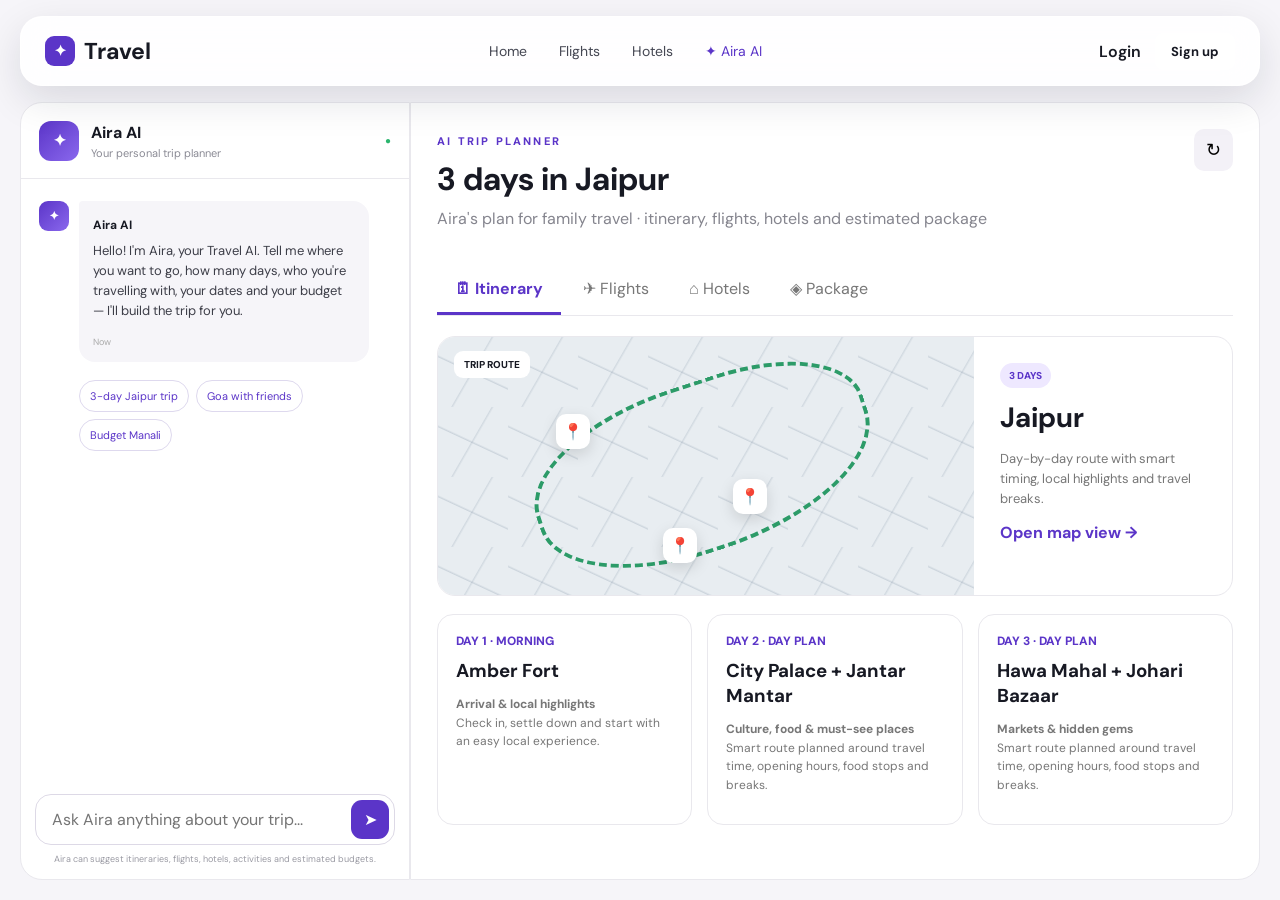
<file: ai.html>
<!DOCTYPE html>
<html lang="en">
<head>
  <meta charset="UTF-8">
  <meta name="viewport" content="width=device-width, initial-scale=1.0">
  <title>Aira AI — Travel</title>
  <link rel="stylesheet" href="styles.css">
</head>
<body class="ai-page">
  <header class="site-nav glass dark-nav">
    <a class="brand" href="index.html"><span class="brand-mark">✦</span> Travel</a>
    <nav><a href="index.html">Home</a><a href="index.html#flights">Flights</a><a href="index.html#hotels">Hotels</a><a class="active-nav" href="ai.html">✦ Aira AI</a></nav>
    <div class="nav-actions"><a class="login-link" href="login.html">Login</a><a class="btn btn-light small" href="login.html?mode=signup">Sign up</a></div>
  </header>

  <main class="ai-layout">
    <aside class="chat-panel">
      <div class="chat-head"><div class="aira-avatar">✦</div><div><strong>Aira AI</strong><small>Your personal trip planner</small></div><span class="online">●</span></div>
      <div class="chat-messages" id="messages">
        <div class="message bot"><span class="avatar">✦</span><div><strong>Aira AI</strong><p>Hello! I'm Aira, your Travel AI. Tell me where you want to go, how many days, who you're travelling with, your dates and your budget — I'll build the trip for you.</p><time>Now</time></div></div>
        <div class="suggestions">
          <button onclick="sendSuggestion('Plan a 3 day trip to Jaipur for family')">3-day Jaipur trip</button>
          <button onclick="sendSuggestion('Plan a 4 day trip to Goa with friends')">Goa with friends</button>
          <button onclick="sendSuggestion('Find a budget trip to Manali for 5 days')">Budget Manali</button>
        </div>
      </div>
      <div class="chat-input-wrap">
        <input id="chatInput" placeholder="Ask Aira anything about your trip..." onkeydown="if(event.key==='Enter') sendChat()">
        <button class="send" onclick="sendChat()">➤</button>
      </div>
      <div class="chat-footer">Aira can suggest itineraries, flights, hotels, activities and estimated budgets.</div>
    </aside>

    <section class="results-panel">
      <div class="results-top"><div><span class="eyebrow dark">AI TRIP PLANNER</span><h1 id="resultTitle">Your trip workspace</h1><p id="resultSubtitle">Your itinerary, flights, hotels and package appear here.</p></div><button class="icon-btn" onclick="resetTrip()">↻</button></div>
      <div class="tabs">
        <button class="active" data-tab="itinerary" onclick="showTab('itinerary',this)">🗓 Itinerary</button>
        <button data-tab="flights" onclick="showTab('flights',this)">✈ Flights</button>
        <button data-tab="hotels" onclick="showTab('hotels',this)">⌂ Hotels</button>
        <button data-tab="package" onclick="showTab('package',this)">◈ Package</button>
      </div>

      <div id="itinerary" class="result-tab active-tab">
        <div class="map-card"><div class="fake-map"><span class="map-route"></span><span class="pin p1">📍</span><span class="pin p2">📍</span><span class="pin p3">📍</span><div class="map-label">TRIP ROUTE</div></div><div class="map-side"><span class="pill">3 DAYS</span><h3 id="mapDestination">Jaipur</h3><p>Day-by-day route with smart timing, local highlights and travel breaks.</p><button onclick="demoToast('Map view opened')">Open map view →</button></div></div>
        <div class="day-list" id="dayList"></div>
      </div>

      <div id="flights" class="result-tab">
        <div class="result-toolbar"><input placeholder="Search flights..."><button>⚙ Filters</button><button>↕ Sort</button></div>
        <div class="flight-card"><span class="air-logo">✈</span><div><strong>IndiGo</strong><small>6E-6210 · 1 stop</small></div><div class="route"><strong>07:00</strong><small>BHO · 1 Oct</small></div><b>→</b><div class="route"><strong>16:45</strong><small>JAI · 1 Oct</small></div><div class="price"><small>from</small><strong>₹8,035</strong><button onclick="demoToast('Flight added to trip')">Add to Trip</button></div></div>
        <div class="flight-card"><span class="air-logo">✈</span><div><strong>Air India</strong><small>AI-1886 · 1 stop</small></div><div class="route"><strong>08:25</strong><small>BHO · 1 Oct</small></div><b>→</b><div class="route"><strong>13:00</strong><small>JAI · 1 Oct</small></div><div class="price"><small>from</small><strong>₹12,735</strong><button onclick="demoToast('Flight added to trip')">Add to Trip</button></div></div>
      </div>

      <div id="hotels" class="result-tab">
        <div class="result-toolbar"><input placeholder="Search hotels..."><button>⚙ Filters</button></div>
        <div class="hotel-grid">
          <article class="hotel"><div class="hotel-img h1"></div><div class="hotel-body"><span class="rating">4.4 ★</span><h3>Royal Heritage Haveli</h3><p>Jaipur, Vaishali Nagar</p><div class="hotel-meta">Breakfast · Pool · 4 rooms left</div><strong>₹6,484 <small>/ night</small></strong><button onclick="demoToast('Hotel added to trip')">Add to Trip</button></div></article>
          <article class="hotel"><div class="hotel-img h2"></div><div class="hotel-body"><span class="rating">4.5 ★</span><h3>TGI Apple Inn</h3><p>Jaipur, Ajmer Road</p><div class="hotel-meta">Breakfast · Pool · 7 rooms left</div><strong>₹6,767 <small>/ night</small></strong><button onclick="demoToast('Hotel added to trip')">Add to Trip</button></div></article>
          <article class="hotel"><div class="hotel-img h3"></div><div class="hotel-body"><span class="rating">4.1 ★</span><h3>Park Prime</h3><p>Jaipur, C Scheme</p><div class="hotel-meta">Breakfast · Pool · 5 rooms left</div><strong>₹9,824 <small>/ night</small></strong><button onclick="demoToast('Hotel added to trip')">Add to Trip</button></div></article>
        </div>
      </div>

      <div id="package" class="result-tab">
        <div class="package-head"><div><span>PACKAGE RECOMMENDED BY AIRA</span><strong id="packageTotal">₹41,804</strong><small>Flights + stays + experiences</small></div><div class="package-breakdown"><span>✈ Flights <b>₹28,070</b></span><span>⌂ Hotels <b>₹6,767</b></span><span>✦ Other <b>₹6,967</b></span></div></div>
        <div class="selected-items"><h2>Recommended package</h2><div class="selected-row"><span>✈</span><div><strong>Round-trip flights</strong><small>Flexible economy fare</small></div><b>₹28,070</b></div><div class="selected-row"><span>⌂</span><div><strong>3 nights stay</strong><small>Breakfast included</small></div><b>₹6,767</b></div><div class="selected-row"><span>✦</span><div><strong>Activities & meals</strong><small>Estimated local expenses</small></div><b>₹6,967</b></div><button class="btn btn-primary book-btn" onclick="demoToast('Package saved to your trip')">Add package to trip — ₹41,804</button></div>
      </div>
    </section>
  </main>
  <div id="toast" class="toast"></div>
  <script src="app.js"></script>
</body>
</html>
</file>
<file: styles.css>
@import url('https://fonts.googleapis.com/css2?family=DM+Sans:wght@400;500;600;700&family=Playfair+Display:ital,wght@0,600;0,700;1,600&display=swap');
:root{--ink:#171923;--muted:#6f7280;--primary:#5b35c8;--primary2:#7a52e8;--line:#e9e8ed;--soft:#f7f6fb;--white:#fff;--green:#2d9b67;--orange:#e97a2e;--blue:#4c77d9}
*{box-sizing:border-box}html{scroll-behavior:smooth}body{margin:0;font-family:'DM Sans',Arial,sans-serif;color:var(--ink);background:#fff}a{text-decoration:none;color:inherit}button,input,select{font:inherit}button{cursor:pointer;border:0}.glass{background:rgba(255,255,255,.9);backdrop-filter:blur(18px);border:1px solid rgba(255,255,255,.55);box-shadow:0 14px 40px rgba(20,25,40,.12)}
.site-nav{height:76px;position:fixed;z-index:20;top:16px;left:24px;right:24px;border-radius:22px;padding:0 24px;display:flex;align-items:center;justify-content:space-between}.brand{font-weight:700;font-size:23px;display:flex;align-items:center;gap:9px}.brand-mark{display:inline-grid;place-items:center;width:30px;height:30px;border-radius:9px;background:var(--primary);color:white;font-size:15px}.site-nav nav{display:flex;gap:32px;color:#454753;font-size:14px}.site-nav nav a:hover,.active-nav{color:var(--primary)!important}.nav-actions{display:flex;align-items:center;gap:14px}.login-link{font-weight:600}.btn{display:inline-flex;align-items:center;justify-content:center;gap:9px;padding:14px 22px;border-radius:12px;font-weight:700;transition:.2s}.btn:hover{transform:translateY(-2px)}.btn-primary{background:var(--primary);color:#fff}.btn-dark{background:#171923;color:#fff}.btn-light{background:#fff;color:#171923}.btn.small{padding:10px 16px;border-radius:10px;font-size:13px}.hero{min-height:900px;position:relative;background-image:url('assets/travel-hero.png');background-size:cover;background-position:center 35%;display:flex;align-items:center;padding:150px 7% 90px}.hero-overlay{position:absolute;inset:0;background:linear-gradient(90deg,rgba(4,15,25,.72),rgba(5,18,30,.22) 62%,rgba(4,15,25,.1)),linear-gradient(0deg,rgba(0,0,0,.35),transparent 45%)}.hero-content{position:relative;z-index:1;max-width:650px;color:#fff;margin-top:-70px}.eyebrow{font-size:11px;font-weight:800;letter-spacing:2.2px;opacity:.82}.eyebrow.dark{color:var(--primary);opacity:1}.hero h1{font-size:68px;line-height:1.04;margin:18px 0}.hero h1 em,.cta h2 em{font-family:'Playfair Display',serif;font-weight:600}.hero p{font-size:18px;line-height:1.65;max-width:560px;color:#eef5fa}.hero-buttons{display:flex;gap:12px;margin-top:30px}.quick-search{position:absolute;z-index:3;left:7%;right:7%;bottom:55px;border-radius:24px;padding:18px 22px;color:var(--ink)}.search-tabs{display:flex;gap:8px;border-bottom:1px solid var(--line);padding-bottom:12px;margin-bottom:16px}.search-tabs button{background:transparent;padding:8px 14px;border-radius:9px;color:#666}.search-tabs button.active{background:#eeeafd;color:var(--primary);font-weight:700}.search-grid{display:grid;grid-template-columns:1.15fr 1.15fr 1fr 1fr 1fr .75fr;gap:14px;align-items:end}.search-grid label,.auth-card label{font-size:11px;font-weight:700;color:#777;display:flex;flex-direction:column;gap:7px}.search-grid input,.search-grid select,.auth-card input,.auth-card select{height:45px;border:1px solid #dddde4;border-radius:9px;padding:0 12px;color:var(--ink);background:#fff;outline:none}.search-grid input:focus,.auth-card input:focus{border-color:var(--primary)}.search-btn{height:45px;padding:0 14px}.search-note{font-size:11px;color:#777;margin-top:12px}.search-note span{color:var(--green)}.section{padding:90px 7%}.section.soft{background:var(--soft)}.section-heading{display:flex;justify-content:space-between;align-items:end;margin-bottom:34px}.section-heading h2{font-size:38px;margin:10px 0 0}.section-heading>a{color:var(--primary);font-weight:700}.feature-grid{display:grid;grid-template-columns:repeat(4,1fr);gap:18px}.feature-card{border:1px solid var(--line);border-radius:20px;padding:25px;min-height:240px;background:#fff}.feature-card .icon{width:48px;height:48px;border-radius:13px;display:grid;place-items:center;font-size:21px;margin-bottom:30px}.purple{background:#eee8ff;color:var(--primary)}.green{background:#e8f8ef;color:var(--green)}.orange{background:#fff0e6;color:var(--orange)}.blue{background:#e9efff;color:var(--blue)}.feature-card h3{font-size:21px;margin:0 0 8px}.feature-card p{color:var(--muted);line-height:1.55;font-size:14px}.feature-card button,.feature-card a{background:none;color:var(--primary);font-weight:700;padding:0}.destination-grid{display:grid;grid-template-columns:repeat(3,1fr);gap:22px}.destination{background:#fff;border:0;border-radius:20px;overflow:hidden;text-align:left;padding:0;box-shadow:0 8px 28px rgba(30,30,50,.06)}.destination-photo{height:260px;display:block;background-size:cover;background-position:center}.jaipur{background:linear-gradient(135deg,#c28b54,#7f3e2f)}.goa{background:linear-gradient(135deg,#39a9a3,#0a4964)}.manali{background:linear-gradient(135deg,#d5edf1,#406b73)}.destination strong,.destination small{display:block;padding:0 20px}.destination strong{font-size:22px;margin-top:18px}.destination small{color:var(--muted);padding-bottom:20px;margin-top:5px}.cta{margin:70px 7%;padding:55px;border-radius:30px;background:#161a2a;color:#fff;display:flex;justify-content:space-between;align-items:center;gap:30px}.cta h2{font-size:40px;margin:12px 0}.cta p{color:#c8cbd5;max-width:650px;line-height:1.6}footer{display:flex;justify-content:space-between;padding:30px 7%;border-top:1px solid var(--line);color:#777;font-size:13px}.toast{position:fixed;bottom:24px;right:24px;background:#161923;color:#fff;padding:13px 18px;border-radius:12px;z-index:100;opacity:0;transform:translateY(15px);pointer-events:none;transition:.25s}.toast.show{opacity:1;transform:translateY(0)}

.auth-page{background:#f5f4f8;min-height:100vh}.auth-nav{height:78px;padding:0 6%;display:flex;align-items:center;justify-content:space-between;background:#fff;border-bottom:1px solid var(--line)}.auth-nav>a:last-child{font-weight:600;color:#555}.auth-wrap{min-height:calc(100vh - 78px);display:grid;grid-template-columns:1.1fr .9fr;gap:50px;padding:55px 7%;align-items:center}.auth-visual{height:650px;border-radius:28px;overflow:hidden;position:relative;background:linear-gradient(120deg,rgba(24,22,65,.78),rgba(91,53,200,.15)),url('assets/travel-hero.png') center/cover}.auth-copy{position:absolute;left:55px;bottom:55px;color:#fff;max-width:520px}.auth-copy h1{font-size:52px;line-height:1.04;margin:15px 0}.auth-copy p{line-height:1.6;color:#e8e8ef}.auth-card{background:#fff;border-radius:24px;padding:38px;box-shadow:0 15px 50px rgba(30,30,50,.1);max-width:560px;width:100%;margin:auto}.auth-switch{display:flex;background:#f4f3f7;border-radius:12px;padding:4px;margin-bottom:28px}.auth-switch button{flex:1;padding:10px;border-radius:9px;background:transparent;color:#777;font-weight:700}.auth-switch button.active{background:#fff;color:var(--ink);box-shadow:0 3px 10px rgba(0,0,0,.08)}.auth-card h2{font-size:29px;margin:5px 0}.muted{color:#888;font-size:13px;margin-top:0}.mini-logo{width:40px;height:40px;border-radius:12px;background:#eee8ff;color:var(--primary);display:grid;place-items:center;font-weight:800}.google{width:100%;height:43px;border:1px solid #ddd;border-radius:9px;background:#fff;font-weight:800;margin:20px 0}.google span{font-weight:600;margin-left:10px}.or{text-align:center;color:#aaa;font-size:12px;border-bottom:1px solid #eee;line-height:1px;margin:20px 0}.or span{background:#fff;padding:0 10px}.auth-card label{margin:14px 0}.full{width:100%;margin-top:8px}.switch-text{text-align:center;font-size:12px;color:#888}.switch-text button{background:none;color:var(--primary);font-weight:700}.two-col{display:grid;grid-template-columns:1fr 1fr;gap:14px}

.ai-page{background:#f6f5f9}.dark-nav{position:relative;top:auto;left:auto;right:auto;margin:16px 20px;height:70px}.ai-layout{display:grid;grid-template-columns:390px 1fr;gap:0;max-width:1500px;margin:0 auto;padding:0 20px 20px;height:calc(100vh - 102px)}.chat-panel{background:#fff;border:1px solid var(--line);border-radius:22px 0 0 22px;display:flex;flex-direction:column;overflow:hidden}.chat-head{height:76px;border-bottom:1px solid var(--line);display:flex;align-items:center;gap:12px;padding:14px 18px}.aira-avatar,.avatar{width:40px;height:40px;border-radius:12px;background:linear-gradient(135deg,var(--primary),#8a68ed);color:#fff;display:grid;place-items:center;font-weight:800}.chat-head small{display:block;color:#8b8b95;margin-top:3px;font-size:11px}.online{margin-left:auto;color:#2bb56e;font-size:10px}.chat-messages{flex:1;overflow:auto;padding:22px 18px}.message{display:flex;gap:10px;margin-bottom:18px}.message .avatar{width:30px;height:30px;border-radius:9px;font-size:12px;flex:none}.message>div{background:#f6f5f9;border-radius:4px 16px 16px 16px;padding:12px 14px;max-width:290px}.message.user{justify-content:flex-end}.message.user>div{background:#eee8ff;border-radius:16px 4px 16px 16px}.message.user .avatar{display:none}.message strong{font-size:12px}.message p{font-size:13px;line-height:1.55;margin:7px 0;color:#3d3e48}.message time{font-size:9px;color:#aaa}.suggestions{display:flex;flex-wrap:wrap;gap:7px;margin:8px 0 15px 40px}.suggestions button{border:1px solid #ded9ee;background:#fff;color:var(--primary);border-radius:18px;padding:8px 10px;font-size:11px}.chat-input-wrap{display:flex;margin:12px 14px 8px;border:1px solid #ddd9e6;border-radius:16px;padding:5px;background:#fff}.chat-input-wrap input{border:0;outline:0;flex:1;padding:9px 11px}.send{width:38px;border-radius:11px;background:var(--primary);color:#fff}.chat-footer{text-align:center;color:#9a9aa3;font-size:9px;padding:0 15px 14px}.results-panel{background:#fff;border:1px solid var(--line);border-radius:0 22px 22px 0;padding:26px;overflow:auto}.results-top{display:flex;justify-content:space-between;align-items:start}.results-top h1{font-size:32px;margin:8px 0}.results-top p{color:#85858e;margin-top:0}.icon-btn{background:#f3f1f7;border-radius:10px;padding:9px 12px;font-size:18px}.tabs{display:flex;gap:4px;border-bottom:1px solid var(--line);margin:20px 0}.tabs button{padding:13px 18px;background:transparent;color:#777;border-bottom:3px solid transparent}.tabs button.active{color:var(--primary);border-color:var(--primary);font-weight:700}.result-tab{display:none}.active-tab{display:block}.map-card{display:grid;grid-template-columns:1.35fr .65fr;border:1px solid var(--line);border-radius:18px;overflow:hidden;min-height:260px}.fake-map{position:relative;overflow:hidden;background-color:#e8edf1;background-image:linear-gradient(25deg,transparent 48%,rgba(120,140,160,.25) 49%,transparent 51%),linear-gradient(120deg,transparent 48%,rgba(120,140,160,.2) 49%,transparent 51%);background-size:70px 70px}.map-route{position:absolute;width:65%;height:65%;left:17%;top:18%;border:4px dashed #2c9b68;border-radius:48% 38% 52% 44%;transform:rotate(-18deg)}.pin{position:absolute;background:#fff;padding:7px;border-radius:10px;box-shadow:0 5px 15px #0002}.p1{left:22%;top:30%}.p2{left:55%;top:55%}.p3{left:42%;top:74%}.map-label{position:absolute;top:14px;left:16px;background:#fff;padding:7px 10px;border-radius:9px;font-size:10px;font-weight:800}.map-side{padding:26px}.pill{background:#eee8ff;color:var(--primary);padding:6px 9px;border-radius:20px;font-size:10px;font-weight:800}.map-side h3{font-size:28px;margin:15px 0 6px}.map-side p{color:#777;line-height:1.55;font-size:13px}.map-side button{background:none;color:var(--primary);font-weight:700;padding:0}.day-list{display:grid;grid-template-columns:repeat(3,1fr);gap:15px;margin-top:18px}.day-card{border:1px solid var(--line);border-radius:16px;padding:18px}.day-card .day{color:var(--primary);font-size:12px;font-weight:800}.day-card h3{margin:9px 0}.day-card p{font-size:12px;color:#777;line-height:1.55}.result-toolbar{display:flex;gap:10px;margin-bottom:18px}.result-toolbar input{flex:1;border:1px solid var(--line);border-radius:10px;padding:12px}.result-toolbar button{background:#fff;border:1px solid var(--line);border-radius:10px;padding:0 15px}.flight-card{border:1px solid var(--line);border-radius:16px;padding:20px;display:grid;grid-template-columns:45px 1fr 100px 25px 100px 150px;gap:14px;align-items:center;margin-bottom:13px}.air-logo{width:40px;height:40px;border-radius:11px;background:#eee8ff;color:var(--primary);display:grid;place-items:center}.flight-card small,.route small{display:block;color:#888;font-size:10px;margin-top:5px}.price{text-align:right}.price strong{display:block;font-size:20px}.price button{background:none;color:var(--primary);font-size:11px;font-weight:800;margin-top:8px}.hotel-grid{display:grid;grid-template-columns:repeat(3,1fr);gap:15px}.hotel{border:1px solid var(--line);border-radius:16px;overflow:hidden}.hotel-img{height:145px}.hotel-img.h1{background:linear-gradient(135deg,#e3b493,#8a6548)}.hotel-img.h2{background:linear-gradient(135deg,#c6c0a9,#73584a)}.hotel-img.h3{background:linear-gradient(135deg,#cbd5df,#777b86)}.hotel-body{padding:15px}.rating{background:#e7f7ee;color:#198b54;padding:5px 8px;border-radius:7px;font-size:10px;font-weight:800}.hotel h3{margin:12px 0 5px}.hotel p,.hotel-meta{font-size:11px;color:#888}.hotel-meta{margin:12px 0}.hotel-body>strong{font-size:18px;color:#8e2550;display:inline-block}.hotel-body>strong small{font-size:10px;color:#888}.hotel-body button{float:right;background:#8e2550;color:#fff;border-radius:8px;padding:8px;font-size:10px;font-weight:700}.package-head{background:#11172a;color:#fff;border-radius:17px;padding:23px;display:flex;justify-content:space-between;gap:25px;align-items:center}.package-head span{font-size:10px;letter-spacing:1px;display:block}.package-head strong{font-size:30px;display:block;margin:7px 0}.package-head small{color:#c4c7d0}.package-breakdown{display:flex;gap:14px}.package-breakdown span{background:#fff1f5;color:#7d3150;padding:13px;border-radius:10px;min-width:120px}.package-breakdown b{display:block;margin-top:7px;color:#171923;font-size:15px}.selected-items{padding:24px 4px}.selected-items h2{margin-top:0}.selected-row{border:1px solid var(--line);border-radius:14px;padding:16px;display:flex;align-items:center;gap:13px;margin:10px 0}.selected-row>span{width:36px;height:36px;border-radius:9px;background:#eee8ff;color:var(--primary);display:grid;place-items:center}.selected-row div{flex:1}.selected-row small{display:block;color:#888;font-size:10px;margin-top:4px}.book-btn{margin-top:12px}.ai-page .toast{z-index:100}

@media(max-width:1000px){.site-nav nav{gap:13px}.hero h1{font-size:52px}.search-grid{grid-template-columns:repeat(3,1fr)}.feature-grid{grid-template-columns:repeat(2,1fr)}.ai-layout{grid-template-columns:340px 1fr}.flight-card{grid-template-columns:40px 1fr 80px 20px 80px}.price{grid-column:2/-1;text-align:left}.auth-wrap{grid-template-columns:1fr}.auth-visual{display:none}}
@media(max-width:720px){.site-nav{left:10px;right:10px;padding:0 13px}.site-nav nav{display:none}.login-link{display:none}.hero{min-height:980px;padding:140px 6% 50px}.hero h1{font-size:44px}.hero-content{margin-top:-180px}.quick-search{left:5%;right:5%;bottom:20px}.search-grid{grid-template-columns:1fr 1fr}.search-grid label:nth-child(5){grid-column:1/-1}.search-btn{grid-column:1/-1}.section{padding:60px 6%}.feature-grid,.destination-grid,.hotel-grid,.day-list{grid-template-columns:1fr}.section-heading{display:block}.cta{margin:30px 6%;padding:32px;display:block}.cta h2{font-size:30px}.cta .btn{margin-top:20px}.auth-wrap{padding:25px}.auth-card{padding:24px}.two-col{grid-template-columns:1fr}.ai-layout{display:block;height:auto;padding:0 8px}.chat-panel{height:600px;border-radius:20px;margin-bottom:10px}.results-panel{border-radius:20px}.map-card{grid-template-columns:1fr}.fake-map{height:230px}.package-head{display:block}.package-breakdown{margin-top:20px;overflow:auto}.flight-card{grid-template-columns:40px 1fr}.flight-card .route,.flight-card>b{display:none}.results-top h1{font-size:26px}}
</file>
